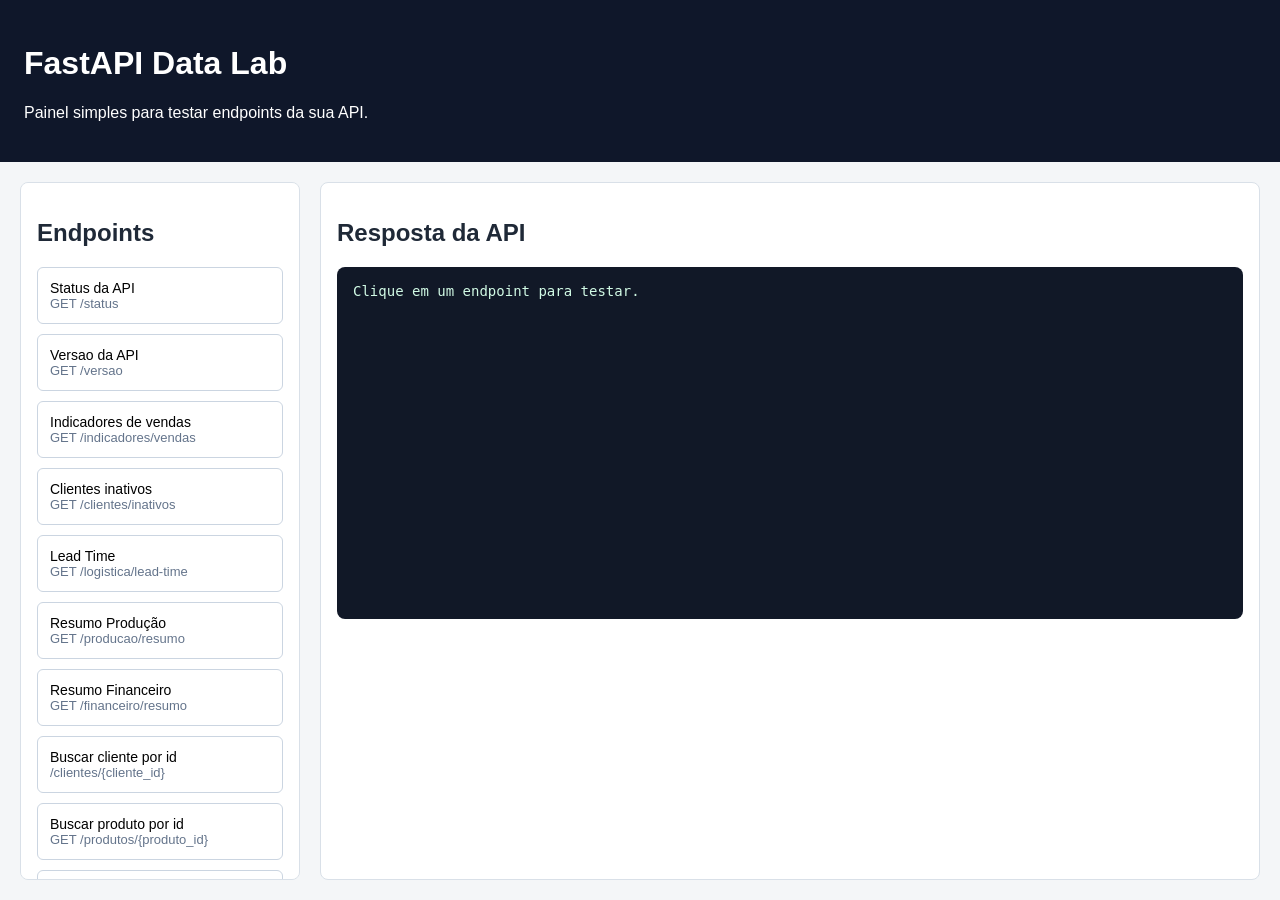
<file: frontend/index.html>
<!DOCTYPE html>
<html lang="pt-BR">
<head>
    <meta charset="UTF-8">
    <meta name="viewport" content="width=device-width, initial-scale=1.0">
    <title>FastAPI Data Lab</title>
    <link rel="stylesheet" href="/frontend/style.css">
</head>
<body>
    <header>
        <h1>FastAPI Data Lab</h1>
        <p>Painel simples para testar endpoints da sua API.</p>
    </header>

    <main>
        <aside>
            <h2>Endpoints</h2>
            <button onclick="chamarApi('/status')">
                Status da API
                <div class="endpoint">GET /status</div>
            </button>
            <button onclick="chamarApi('/versao')">
                Versao da API
                <div class="endpoint">GET /versao</div>
            </button>
            <button onclick="chamarApi('/indicadores/vendas')">
                Indicadores de vendas
                <div class="endpoint">GET /indicadores/vendas</div>
            </button>
            <button onclick="chamarApi('/clientes/inativos')">
                Clientes inativos
                <div class="endpoint">GET /clientes/inativos</div>
            </button>
            <button onclick="chamarApi('/logistica/lead-time')">
                Lead Time
                <div class="endpoint">GET /logistica/lead-time</div>
            </button>
            <button onclick="chamarApi('/producao/resumo')">
                Resumo Produção
                <div class="endpoint">GET /producao/resumo</div>
            </button>
            <button onclick="chamarApi('/financeiro/resumo')">
                Resumo Financeiro
                <div class="endpoint">GET /financeiro/resumo</div>
            </button>
            <button onclick="chamarApi('/clientes/101')">
                Buscar cliente por id
                <div class="endpoint">/clientes/{cliente_id}</div>
            </button>
            <button onclick="chamarApi('/produtos/101')">
                Buscar produto por id
                <div class="endpoint">GET /produtos/{produto_id}</div>
            </button>
            <button onclick="chamarApi('/vendas?periodo=maio&unidade=sp')">
                Listar vendas
                <div class="endpoint">GET /vendas?periodo=xx&unidade=yy</div>
            </button>
            <button onclick="chamarApi('/pedidos?status=pendente&unidade=sp')">
                Listar pedidos
                <div class="endpoint">GET /pedidos?status=xxx&unidade=yyy</div>
            </button>
            <button onclick="chamarApi('/clientes/101/pedidos?status=ativo')">
                Pedidos do cliente
                <div class="endpoint">GET /clientes/{cliente_id}/pedidos?status=xxx</div>
            </button>
            <button onclick="chamarApi('/vendedores/22/vendas?periodo=maio')">
                Vendas do vendedor
                <div class="endpoint">GET /vendedores/{vendedor_id}/vendas?periodo=xxx</div>
            </button>
            <button onclick="chamarApi('/clientes?status=ativo')">
                Status do cliente (Status sendo opcional)
                <div class="endpoint">GET /clientes?status=xxx</div>
            </button>
            <button onclick="chamarApi('/estoque')">
                Listar estoque sem filtro
                <div class="endpoint">GET /estoque</div>
            </button>
            <button onclick="chamarApi('/estoque?categoria=eletronicos')">
                Listar estoque com filtro
                <div class="endpoint">GET /estoque?categoria=xxx</div>
            </button>
            <button onclick="chamarApi('/ranking/produtos')">
                Listar ranking de produtos sem limite definido
                <div class="endpoint">GET /ranking/produtos</div>
            </button>
            <button onclick="chamarApi('/ranking/produtos?limite=5')">
                Listar ranking de produtos com limite definido
                <div class="endpoint">GET /ranking/produtos?limite=xxx</div>
            </button>
        </aside>
        
        <section>
            <h2>Resposta da API</h2>
            <pre id="resultado">Clique em um endpoint para testar.</pre>
        </section>
    </main>

    <script src="/frontend/script.js"></script>
</body>
</html>
</file>
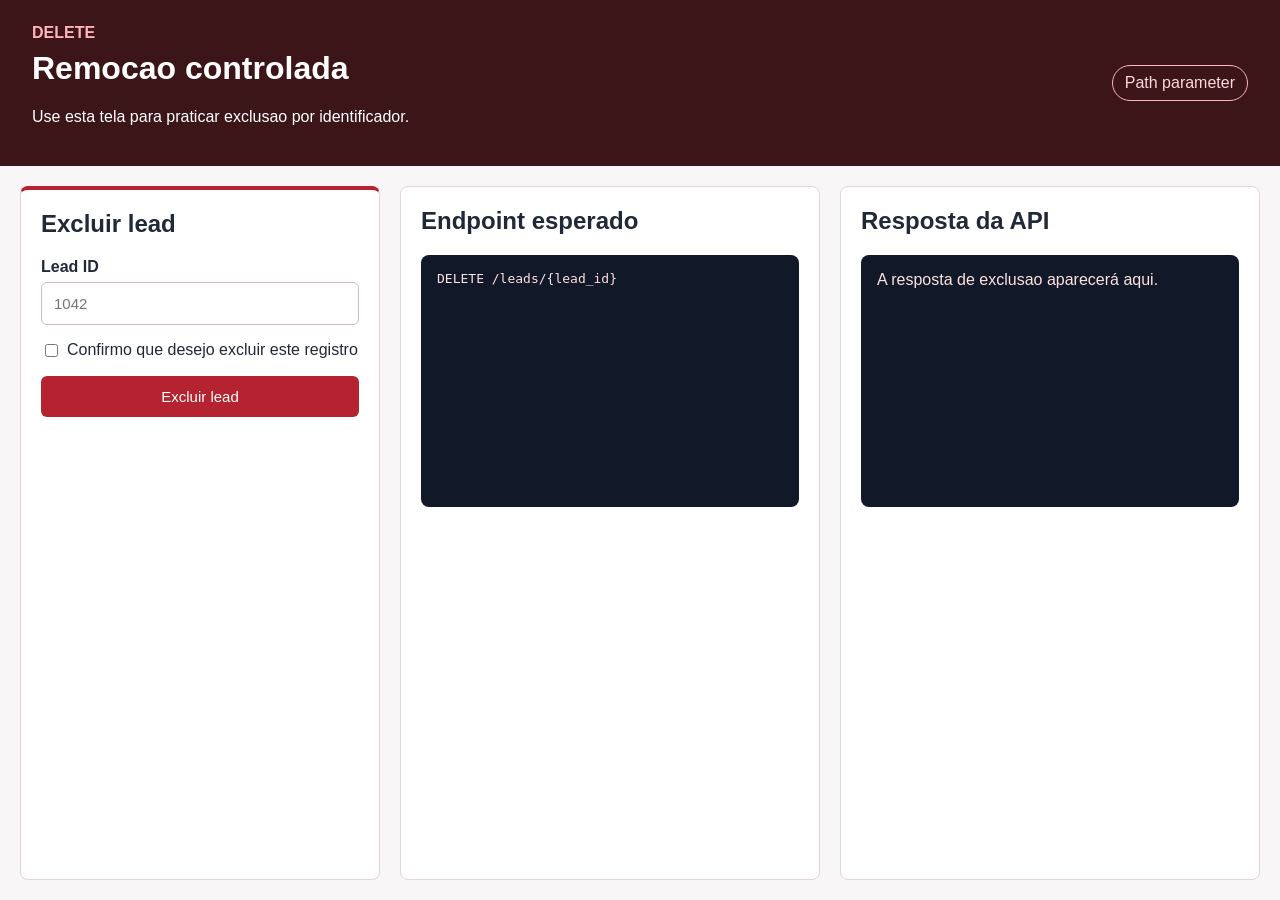
<file: DELETE/frontend/index.html>
<!DOCTYPE html>
<html lang="pt-BR">
<head>
    <meta charset="UTF-8">
    <meta name="viewport" content="width=device-width, initial-scale=1.0">
    <title>DELETE Lab - FastAPI</title>
    <link rel="stylesheet" href="style.css">
</head>
<body>
    <header>
        <div>
            <p class="eyebrow">DELETE</p>
            <h1>Remocao controlada</h1>
            <p>Use esta tela para praticar exclusao por identificador.</p>
        </div>
        <span class="badge">Path parameter</span>
    </header>

    <main>
        <section class="panel danger">
            <h2>Excluir lead</h2>
            <form>
                <label>
                    Lead ID
                    <input type="number" name="lead_id" placeholder="1042">
                </label>

                <label class="check">
                    <input type="checkbox" name="confirmacao">
                    Confirmo que desejo excluir este registro
                </label>

                <button type="button">Excluir lead</button>
            </form>
        </section>

        <section class="panel">
            <h2>Endpoint esperado</h2>
            <pre>DELETE /leads/{lead_id}</pre>
        </section>

        <section class="panel">
            <h2>Resposta da API</h2>
            <div class="empty-state">A resposta de exclusao aparecerá aqui.</div>
        </section>
    </main>
</body>
</html>
</file>
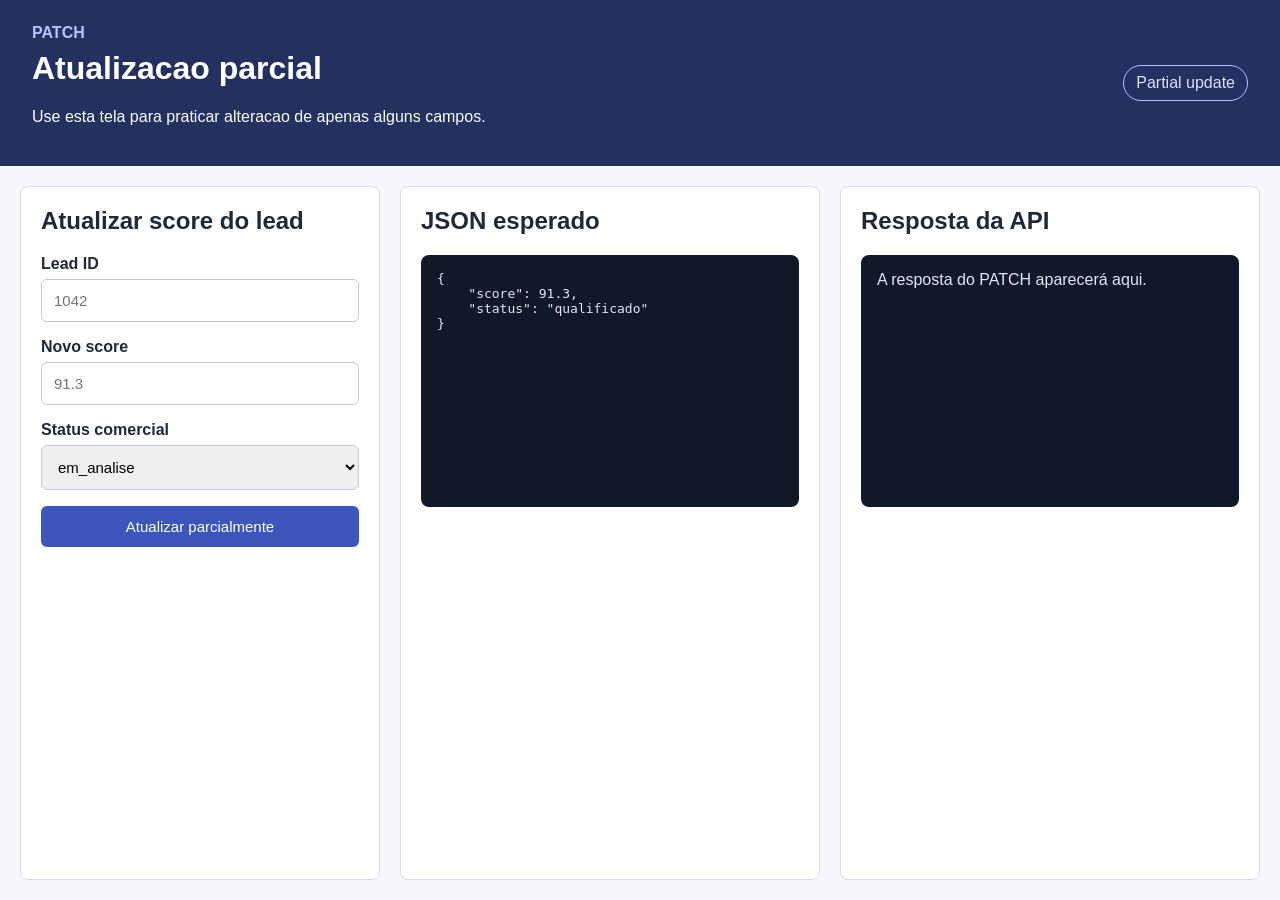
<file: PATCH/frontend/index.html>
<!DOCTYPE html>
<html lang="pt-BR">
<head>
    <meta charset="UTF-8">
    <meta name="viewport" content="width=device-width, initial-scale=1.0">
    <title>PATCH Lab - FastAPI</title>
    <link rel="stylesheet" href="style.css">
</head>
<body>
    <header>
        <div>
            <p class="eyebrow">PATCH</p>
            <h1>Atualizacao parcial</h1>
            <p>Use esta tela para praticar alteracao de apenas alguns campos.</p>
        </div>
        <span class="badge">Partial update</span>
    </header>

    <main>
        <section class="panel">
            <h2>Atualizar score do lead</h2>
            <form>
                <label>
                    Lead ID
                    <input type="number" name="lead_id" placeholder="1042">
                </label>

                <label>
                    Novo score
                    <input type="number" name="score" placeholder="91.3" step="0.1">
                </label>

                <label>
                    Status comercial
                    <select name="status">
                        <option>em_analise</option>
                        <option>qualificado</option>
                        <option>descartado</option>
                    </select>
                </label>

                <button type="button">Atualizar parcialmente</button>
            </form>
        </section>

        <section class="panel">
            <h2>JSON esperado</h2>
            <pre>{
    "score": 91.3,
    "status": "qualificado"
}</pre>
        </section>

        <section class="panel">
            <h2>Resposta da API</h2>
            <div class="empty-state">A resposta do PATCH aparecerá aqui.</div>
        </section>
    </main>
</body>
</html>
</file>
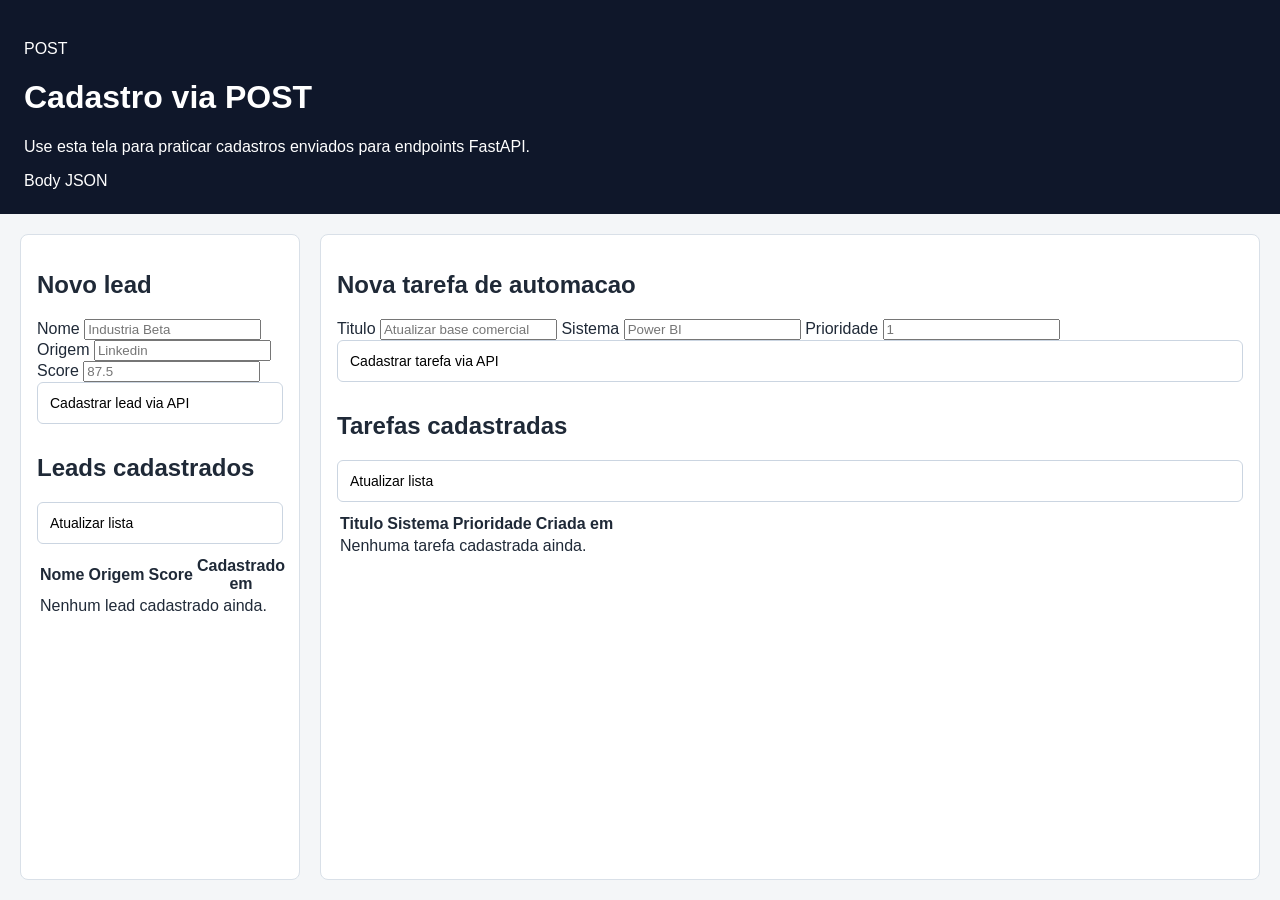
<file: POST/frontend/index.html>
<!DOCTYPE html>
<html lang="pt-BR">
<head>
    <meta charset="UTF-8">
    <meta name="viewport" content="width=device-width, initial-scale=1.0">
    <title>POST Lab - FastAPI</title>
    <link rel="stylesheet" href="/frontend/style.css">
</head>
<body>
    <header>
        <div>
            <p class="eyebrow">POST</p>
            <h1>Cadastro via POST</h1>
            <p>Use esta tela para praticar cadastros enviados para endpoints FastAPI.</p>
        </div>
        <span class="badge">Body JSON</span>
    </header>

    <main>
        <section class="workspace">
            <div class="panel form-panel">
                <h2>Novo lead</h2>
                <form>
                    <label>
                        Nome
                        <input id="nome" type="text" name="nome" placeholder="Industria Beta" required>
                    </label>

                    <label>
                        Origem
                        <input id="origem" name="origem" placeholder="Linkedin">
                    </label>

                    <label>
                        Score
                        <input id="score" type="number" name="score" placeholder="87.5" step="0.1" required>
                    </label>

                    <button type="button" id="cadastro">Cadastrar lead via API</button>
                </form>
            </div>

            <div class="panel">
                <div class="panel-title">
                    <div>
                        <h2>Leads cadastrados</h2>
                    </div>
                    <button id="atualizar" class="secondary-button" type="button">Atualizar lista</button>
                </div>

                <div class="table-wrap">
                    <table>
                        <thead>
                            <tr>
                                <th>Nome</th>
                                <th>Origem</th>
                                <th>Score</th>
                                <th>Cadastrado em</th>
                            </tr>
                        </thead>
                        <tbody id="leads-tabela">
                            <tr>
                                <td colspan="4" class="empty-row">Nenhum lead cadastrado ainda.</td>
                            </tr>
                        </tbody>
                    </table>
                </div>
            </div>
        </section>

        <section class="workspace">
            <div class="panel form-panel">
                <h2>Nova tarefa de automacao</h2>
                <form>
                    <label>
                        Titulo
                        <input id="tarefa-titulo" type="text" name="titulo" placeholder="Atualizar base comercial" required>
                    </label>

                    <label>
                        Sistema
                        <input id="tarefa-sistema" type="text" name="sistema" placeholder="Power BI">
                    </label>

                    <label>
                        Prioridade
                        <input id="tarefa-prioridade" type="number" name="prioridade" placeholder="1" min="1" step="1" required>
                    </label>

                    <button type="button" id="cadastrar-tarefa">Cadastrar tarefa via API</button>
                </form>
            </div>

            <div class="panel">
                <div class="panel-title">
                    <div>
                        <h2>Tarefas cadastradas</h2>
                    </div>
                    <button id="atualizar-tarefas" class="secondary-button" type="button">Atualizar lista</button>
                </div>

                <div class="table-wrap">
                    <table>
                        <thead>
                            <tr>
                                <th>Titulo</th>
                                <th>Sistema</th>
                                <th>Prioridade</th>
                                <th>Criada em</th>
                            </tr>
                        </thead>
                        <tbody id="tarefas-tabela">
                            <tr>
                                <td colspan="4" class="empty-row">Nenhuma tarefa cadastrada ainda.</td>
                            </tr>
                        </tbody>
                    </table>
                </div>
            </div>
        </section>
    </main>

    <script src="/frontend/script.js"></script>
</body>
</html>
</file>
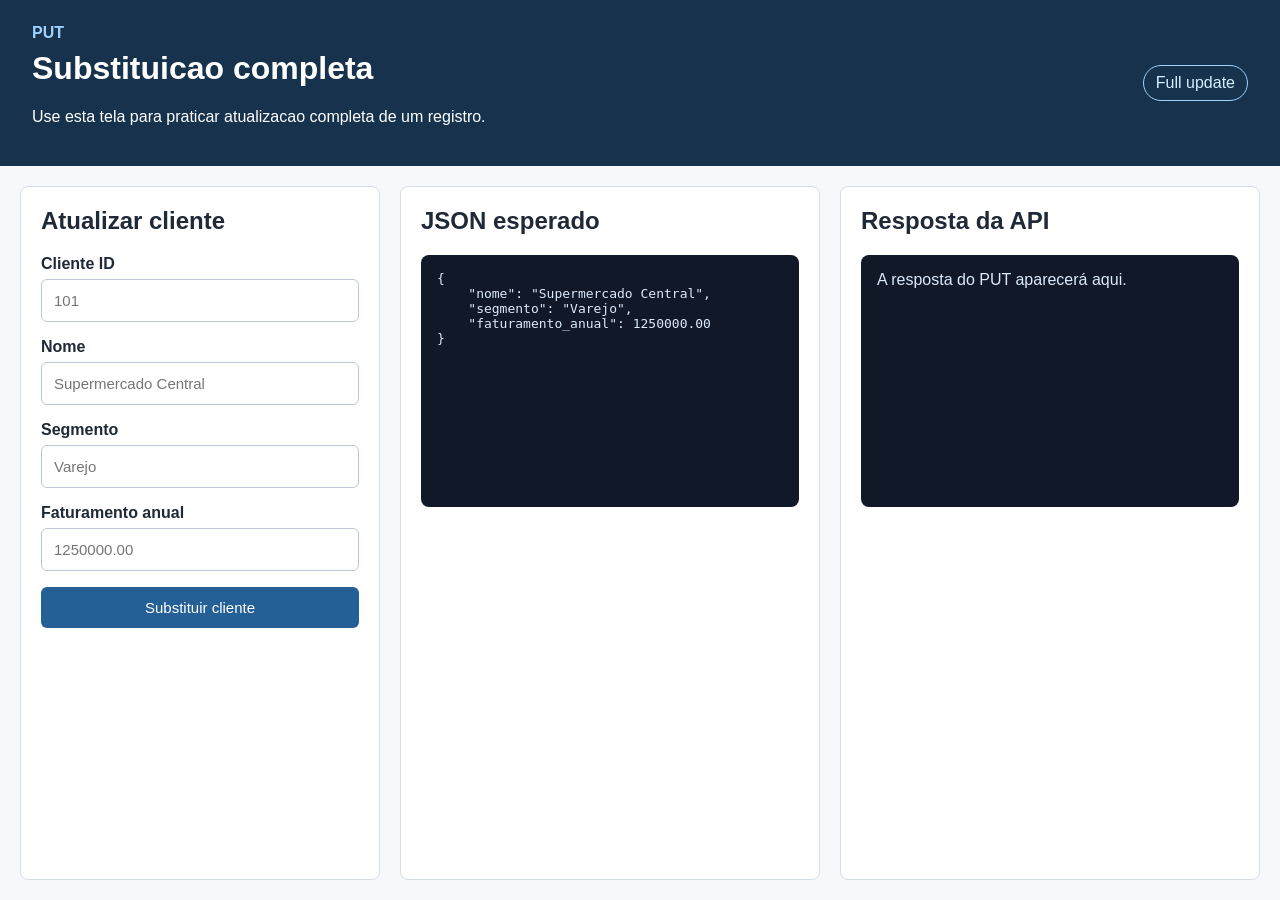
<file: PUT/frontend/index.html>
<!DOCTYPE html>
<html lang="pt-BR">
<head>
    <meta charset="UTF-8">
    <meta name="viewport" content="width=device-width, initial-scale=1.0">
    <title>PUT Lab - FastAPI</title>
    <link rel="stylesheet" href="style.css">
</head>
<body>
    <header>
        <div>
            <p class="eyebrow">PUT</p>
            <h1>Substituicao completa</h1>
            <p>Use esta tela para praticar atualizacao completa de um registro.</p>
        </div>
        <span class="badge">Full update</span>
    </header>

    <main>
        <section class="panel">
            <h2>Atualizar cliente</h2>
            <form>
                <label>
                    Cliente ID
                    <input type="number" name="cliente_id" placeholder="101">
                </label>

                <label>
                    Nome
                    <input type="text" name="nome" placeholder="Supermercado Central">
                </label>

                <label>
                    Segmento
                    <input type="text" name="segmento" placeholder="Varejo">
                </label>

                <label>
                    Faturamento anual
                    <input type="number" name="faturamento_anual" placeholder="1250000.00" step="0.01">
                </label>

                <button type="button">Substituir cliente</button>
            </form>
        </section>

        <section class="panel">
            <h2>JSON esperado</h2>
            <pre>{
    "nome": "Supermercado Central",
    "segmento": "Varejo",
    "faturamento_anual": 1250000.00
}</pre>
        </section>

        <section class="panel">
            <h2>Resposta da API</h2>
            <div class="empty-state">A resposta do PUT aparecerá aqui.</div>
        </section>
    </main>
</body>
</html>
</file>
<file: frontend/style.css>
html {
    height: 100%;
    overflow: hidden;
}

body {
    height: 100%;
    margin: 0;
    font-family: Arial, sans-serif;
    background: #f4f6f8;
    color: #1f2937;
    overflow: hidden;
    display: flex;
    flex-direction: column;
}

header {
    background: #0f172a;
    color: white;
    padding: 24px;
}

main {
    display: grid;
    grid-template-columns: 280px 1fr;
    gap: 20px;
    padding: 20px;
    flex: 1;
    min-height: 0;
    overflow: hidden;
}

aside,
section {
    background: white;
    border: 1px solid #d9e0e8;
    border-radius: 8px;
    padding: 16px;
}

aside {
    min-height: 0;
    overflow-y: auto;
}
button {
    width: 100%;
    margin-bottom: 10px;
    padding: 12px;
    border: 1px solid #cbd5e1;
    border-radius: 6px;
    background: #ffffff;
    cursor: pointer;
    text-align: left;
    font-size: 14px;
}

button:hover {
    background: #eef2f7;
}

pre {
    height: 320px;
    overflow: auto;
    background: #111827;
    color: #d1fae5;
    border-radius: 8px;
    padding: 16px;
    font-size: 14px;
}

.endpoint {
    color: #64748b;
    font-size: 13px;
}

@media (max-width: 800px) {
    main {
        grid-template-columns: 1fr;
    }

    aside {
        max-height: none;
    }
}
</file>
<file: DELETE/frontend/style.css>
html,
body {
    height: 100%;
    margin: 0;
    overflow: hidden;
}

body {
    font-family: Arial, sans-serif;
    background: #f8f6f6;
    color: #1f2937;
    display: flex;
    flex-direction: column;
}

header {
    background: #3b1518;
    color: white;
    padding: 24px 32px;
    display: flex;
    justify-content: space-between;
    align-items: center;
}

h1,
h2,
p {
    margin-top: 0;
}

main {
    flex: 1;
    min-height: 0;
    padding: 20px;
    display: grid;
    grid-template-columns: 360px 1fr 1fr;
    gap: 20px;
    overflow: hidden;
}

.panel {
    background: white;
    border: 1px solid #e1d5d7;
    border-radius: 8px;
    padding: 20px;
    overflow: auto;
}

.danger {
    border-top: 4px solid #b4232f;
}

.eyebrow {
    margin-bottom: 8px;
    color: #ffb4bc;
    font-weight: 700;
}

.badge {
    border: 1px solid #ffb4bc;
    border-radius: 999px;
    padding: 8px 12px;
    color: #ffd7dc;
}

form {
    display: grid;
    gap: 16px;
}

label {
    display: grid;
    gap: 6px;
    font-weight: 700;
}

.check {
    grid-template-columns: 20px 1fr;
    align-items: start;
    font-weight: 400;
}

input {
    padding: 12px;
    border: 1px solid #cdbdc0;
    border-radius: 6px;
    font-size: 15px;
}

button {
    padding: 12px;
    border: 0;
    border-radius: 6px;
    background: #b4232f;
    color: white;
    font-size: 15px;
    cursor: pointer;
}

pre,
.empty-state {
    background: #111827;
    color: #fee2e2;
    border-radius: 8px;
    padding: 16px;
    min-height: 220px;
}
</file>
<file: PATCH/frontend/style.css>
html,
body {
    height: 100%;
    margin: 0;
    overflow: hidden;
}

body {
    font-family: Arial, sans-serif;
    background: #f6f7fb;
    color: #1f2937;
    display: flex;
    flex-direction: column;
}

header {
    background: #24305f;
    color: white;
    padding: 24px 32px;
    display: flex;
    justify-content: space-between;
    align-items: center;
}

h1,
h2,
p {
    margin-top: 0;
}

main {
    flex: 1;
    min-height: 0;
    padding: 20px;
    display: grid;
    grid-template-columns: 360px 1fr 1fr;
    gap: 20px;
    overflow: hidden;
}

.panel {
    background: white;
    border: 1px solid #d7dceb;
    border-radius: 8px;
    padding: 20px;
    overflow: auto;
}

.eyebrow {
    margin-bottom: 8px;
    color: #b7c3ff;
    font-weight: 700;
}

.badge {
    border: 1px solid #b7c3ff;
    border-radius: 999px;
    padding: 8px 12px;
    color: #dce2ff;
}

form {
    display: grid;
    gap: 16px;
}

label {
    display: grid;
    gap: 6px;
    font-weight: 700;
}

input,
select {
    padding: 12px;
    border: 1px solid #c1c9df;
    border-radius: 6px;
    font-size: 15px;
}

button {
    padding: 12px;
    border: 0;
    border-radius: 6px;
    background: #3c56bd;
    color: white;
    font-size: 15px;
    cursor: pointer;
}

pre,
.empty-state {
    background: #111827;
    color: #dbeafe;
    border-radius: 8px;
    padding: 16px;
    min-height: 220px;
}
</file>
<file: PUT/frontend/style.css>
html,
body {
    height: 100%;
    margin: 0;
    overflow: hidden;
}

body {
    font-family: Arial, sans-serif;
    background: #f6f8fb;
    color: #1f2937;
    display: flex;
    flex-direction: column;
}

header {
    background: #17324d;
    color: white;
    padding: 24px 32px;
    display: flex;
    justify-content: space-between;
    align-items: center;
}

h1,
h2,
p {
    margin-top: 0;
}

main {
    flex: 1;
    min-height: 0;
    padding: 20px;
    display: grid;
    grid-template-columns: 360px 1fr 1fr;
    gap: 20px;
    overflow: hidden;
}

.panel {
    background: white;
    border: 1px solid #d6dde7;
    border-radius: 8px;
    padding: 20px;
    overflow: auto;
}

.eyebrow {
    margin-bottom: 8px;
    color: #9ed2ff;
    font-weight: 700;
}

.badge {
    border: 1px solid #9ed2ff;
    border-radius: 999px;
    padding: 8px 12px;
    color: #d8efff;
}

form {
    display: grid;
    gap: 16px;
}

label {
    display: grid;
    gap: 6px;
    font-weight: 700;
}

input {
    padding: 12px;
    border: 1px solid #bcc8d6;
    border-radius: 6px;
    font-size: 15px;
}

button {
    padding: 12px;
    border: 0;
    border-radius: 6px;
    background: #245f96;
    color: white;
    font-size: 15px;
    cursor: pointer;
}

pre,
.empty-state {
    background: #111827;
    color: #dbeafe;
    border-radius: 8px;
    padding: 16px;
    min-height: 220px;
}
</file>
